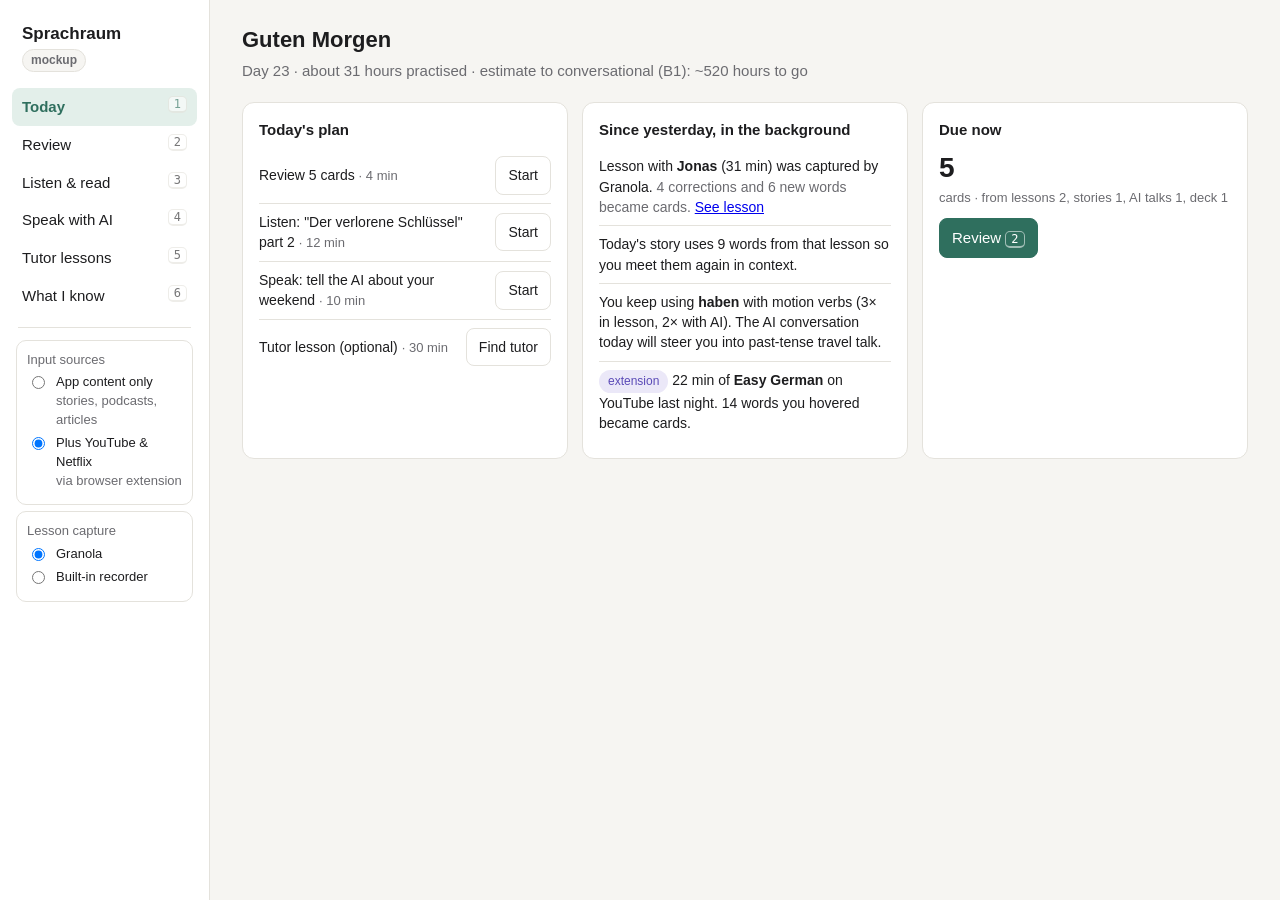
<file: mockup/index.html>
<!doctype html>
<html lang="en" data-theme="light">
<head>
<meta charset="utf-8">
<meta name="viewport" content="width=device-width, initial-scale=1">
<title>Sprachraum mockup</title>
<style>
:root{
  --bg:#f6f5f2; --panel:#ffffff; --ink:#1d1d1f; --muted:#6b6b70; --line:#e4e2dc;
  --accent:#2f6f5e; --accent-soft:#e3efea; --warn:#b5651d; --warn-soft:#f6eadf;
  --new:#c9e4ff; --learning:#fff1b8; --known:transparent; --bad:#b3261e; --bad-soft:#f8e1df;
  --ext:#5b4bb7; --ext-soft:#ebe8f8;
}
@media (prefers-color-scheme: dark){
  :root:not([data-theme="light"]){
    --bg:#17181a; --panel:#202124; --ink:#ececec; --muted:#9a9aa0; --line:#33343a;
    --accent:#6cc3a8; --accent-soft:#1f3a33; --warn:#e3a066; --warn-soft:#3a2b1d;
    --new:#1d3d5c; --learning:#4a4120; --bad:#f08b83; --bad-soft:#3d2321;
    --ext:#a99cf0; --ext-soft:#2b2747;
  }
}
*{box-sizing:border-box}
body{margin:0;background:var(--bg);color:var(--ink);font:15px/1.45 -apple-system,BlinkMacSystemFont,"Segoe UI",Inter,sans-serif}
.app{display:grid;grid-template-columns:210px 1fr;min-height:100vh}
nav{border-right:1px solid var(--line);padding:18px 12px;background:var(--panel)}
nav .brand{font-weight:700;font-size:17px;padding:4px 10px 16px}
nav button{display:flex;justify-content:space-between;width:100%;text-align:left;border:0;background:none;color:var(--ink);padding:8px 10px;border-radius:8px;font:inherit;cursor:pointer}
nav button:hover{background:var(--bg)}
nav button.on{background:var(--accent-soft);color:var(--accent);font-weight:600}
nav kbd{opacity:.6}
nav .sep{height:1px;background:var(--line);margin:12px 6px}
.mode{margin:6px 4px;padding:10px;border:1px solid var(--line);border-radius:10px;font-size:13px}
.mode label{display:flex;gap:8px;align-items:flex-start;cursor:pointer;margin:4px 0}
main{padding:24px 32px 60px;max-width:1100px}
h1{font-size:22px;margin:0 0 4px}
.sub{color:var(--muted);margin:0 0 20px}
.grid{display:grid;grid-template-columns:repeat(auto-fit,minmax(260px,1fr));gap:14px}
.card{background:var(--panel);border:1px solid var(--line);border-radius:12px;padding:16px}
.card h3{margin:0 0 8px;font-size:15px}
.big{font-size:28px;font-weight:700}
.muted{color:var(--muted)}
.small{font-size:13px}
.btn{border:1px solid var(--line);background:var(--panel);color:var(--ink);padding:8px 12px;border-radius:8px;font:inherit;cursor:pointer}
.btn:hover{border-color:var(--accent)}
.btn.primary{background:var(--accent);color:#fff;border-color:var(--accent)}
.btn.primary kbd{background:transparent;color:inherit;border-color:rgba(255,255,255,.55)}
.btn.ext{border-color:var(--ext);color:var(--ext)}
.row{display:flex;gap:10px;align-items:center;flex-wrap:wrap}
.tag{display:inline-block;font-size:12px;padding:2px 8px;border-radius:99px;background:var(--bg);border:1px solid var(--line);color:var(--muted)}
.tag.ext{background:var(--ext-soft);border-color:transparent;color:var(--ext)}
.tag.acc{background:var(--accent-soft);border-color:transparent;color:var(--accent)}
.tag.warn{background:var(--warn-soft);border-color:transparent;color:var(--warn)}
kbd{font:12px ui-monospace,Menlo,monospace;border:1px solid var(--line);border-bottom-width:2px;border-radius:5px;padding:0 5px;background:var(--panel)}
.feed{list-style:none;padding:0;margin:0}
.feed li{padding:8px 0;border-top:1px solid var(--line);font-size:14px}
.feed li:first-child{border-top:0}
.plan li{display:flex;justify-content:space-between;align-items:center;gap:10px}
.done{text-decoration:line-through;color:var(--muted)}
/* review */
.rev{max-width:640px;margin:20px auto;text-align:center}
.rev .front{font-size:26px;margin:30px 0 10px}
.rev .blank{border-bottom:2px solid var(--accent);padding:0 30px}
.rev .back{font-size:20px;margin:10px 0;color:var(--accent);min-height:30px}
.grades{display:flex;gap:8px;justify-content:center;margin-top:20px}
.grades .btn{min-width:110px}
.progressbar{height:6px;background:var(--line);border-radius:6px;overflow:hidden;margin:6px 0 0}
.progressbar div{height:100%;background:var(--accent)}
/* reader */
.tabs{display:flex;gap:6px;margin-bottom:14px;flex-wrap:wrap}
.tabs button{border:1px solid var(--line);background:var(--panel);color:var(--ink);border-radius:99px;padding:5px 12px;cursor:pointer;font:inherit;font-size:14px}
.tabs button.on{background:var(--ink);color:var(--bg)}
.items{display:grid;grid-template-columns:repeat(auto-fill,minmax(230px,1fr));gap:12px}
.item{cursor:pointer}
.item:hover{border-color:var(--accent)}
.thumb{height:90px;border-radius:8px;margin:-4px -4px 10px;display:flex;align-items:center;justify-content:center;font-size:30px;background:var(--bg)}
.reader{display:grid;grid-template-columns:1fr 280px;gap:16px}
.player{display:flex;align-items:center;gap:12px;margin-bottom:12px}
.video{aspect-ratio:16/9;background:#111;border-radius:10px;display:flex;align-items:center;justify-content:center;color:#888;margin-bottom:12px;font-size:14px}
.text p{font-size:19px;line-height:1.9;margin:0 0 6px;padding:4px 8px;border-radius:8px}
.text p.cur{background:var(--accent-soft)}
.w{cursor:pointer;border-radius:4px;padding:1px 1px}
.w.new{background:var(--new)}
.w.learning{background:var(--learning)}
.w:hover{outline:2px solid var(--accent)}
.legend span{display:inline-block;padding:0 6px;border-radius:4px;margin-right:6px}
.gloss{position:sticky;top:20px}
/* speak */
.chat{display:flex;flex-direction:column;gap:10px;max-height:58vh;overflow:auto;padding-right:6px}
.msg{max-width:78%;padding:10px 14px;border-radius:14px;font-size:16px}
.msg.ai{background:var(--panel);border:1px solid var(--line);align-self:flex-start}
.msg.me{background:var(--accent);color:#fff;align-self:flex-end}
.msg .fix{display:block;font-size:13px;margin-top:6px;color:var(--warn)}
.msg.me .err{text-decoration:underline wavy #ffd5a8}
.mic{width:64px;height:64px;border-radius:50%;border:0;background:var(--accent);color:#fff;font-size:24px;cursor:pointer}
.mic.rec{background:var(--bad);animation:pulse 1s infinite}
@keyframes pulse{50%{transform:scale(1.08)}}
.speak{display:grid;grid-template-columns:1fr 280px;gap:16px}
/* lessons */
.lesson{display:grid;grid-template-columns:1fr 320px;gap:16px}
.tline{font-size:15px;padding:6px 0;border-top:1px solid var(--line)}
.tline .who{display:inline-block;width:62px;color:var(--muted);font-weight:600}
.tline.me .who{color:var(--accent)}
.extract li{display:flex;justify-content:space-between;gap:8px;align-items:flex-start}
.undo{border:0;background:none;color:var(--muted);cursor:pointer;font-size:12px;text-decoration:underline}
table{width:100%;border-collapse:collapse;font-size:14px}
td,th{padding:7px 6px;border-top:1px solid var(--line);text-align:left}
th{color:var(--muted);font-weight:500;border-top:0}
.log{font:12.5px ui-monospace,Menlo,monospace;max-height:300px;overflow:auto}
.log div{padding:3px 0;border-top:1px dashed var(--line)}
.toast{position:fixed;bottom:20px;right:20px;background:var(--ink);color:var(--bg);padding:10px 14px;border-radius:10px;font-size:14px;opacity:0;transition:.2s;pointer-events:none;max-width:360px}
.toast.show{opacity:1}
.overlay{position:fixed;inset:0;background:rgba(0,0,0,.45);display:none;align-items:center;justify-content:center;z-index:5}
.overlay.show{display:flex}
.modal{background:var(--panel);border-radius:14px;padding:20px;width:min(460px,92vw)}
.tutor{display:flex;justify-content:space-between;align-items:center;padding:10px 0;border-top:1px solid var(--line)}
.note{border-left:3px solid var(--ext);padding:6px 10px;background:var(--ext-soft);border-radius:0 8px 8px 0;font-size:13px;margin:10px 0}
@media (max-width:820px){
  .app{grid-template-columns:1fr} nav{border-right:0;border-bottom:1px solid var(--line)}
  main{padding:16px} .reader,.speak,.lesson{grid-template-columns:1fr}
}
</style>
</head>
<body>
<div class="app">
<nav>
  <div class="brand">Sprachraum <span class="tag">mockup</span></div>
  <button data-view="today" class="on">Today <kbd>1</kbd></button>
  <button data-view="review">Review <kbd>2</kbd></button>
  <button data-view="input">Listen &amp; read <kbd>3</kbd></button>
  <button data-view="speak">Speak with AI <kbd>4</kbd></button>
  <button data-view="lessons">Tutor lessons <kbd>5</kbd></button>
  <button data-view="me">What I know <kbd>6</kbd></button>
  <div class="sep"></div>
  <div class="mode">
    <div class="muted small" style="margin-bottom:4px">Input sources</div>
    <label><input type="radio" name="mode" value="owned"> <span>App content only<br><span class="muted small">stories, podcasts, articles</span></span></label>
    <label><input type="radio" name="mode" value="ext" checked> <span>Plus YouTube &amp; Netflix<br><span class="muted small">via browser extension</span></span></label>
  </div>
  <div class="mode">
    <div class="muted small" style="margin-bottom:4px">Lesson capture</div>
    <label><input type="radio" name="cap" value="granola" checked> <span>Granola</span></label>
    <label><input type="radio" name="cap" value="builtin"> <span>Built-in recorder</span></label>
  </div>
</nav>
<main id="main"></main>
</div>

<div class="overlay" id="tutorOverlay">
  <div class="modal">
    <h3 style="margin:0 0 4px">German tutors free now</h3>
    <p class="muted small" style="margin:0 0 8px">Booked through italki Instant Lesson. The lesson is captured by <span id="capName">Granola</span> and lands in Tutor lessons when it ends.</p>
    <div class="tutor"><div><b>Jonas K.</b> · Berlin · conversation, corrects a lot<br><span class="muted small">€18 / 30 min · 412 lessons · you've had 3</span></div><div class="row"><button class="btn" data-brief="Jonas">Brief</button><button class="btn primary" data-book="Jonas">Start</button></div></div>
    <div class="tutor"><div><b>Miriam S.</b> · Vienna · patient with beginners<br><span class="muted small">€15 / 30 min · 1,208 lessons</span></div><div class="row"><button class="btn" data-brief="Miriam">Brief</button><button class="btn" data-book="Miriam">Start</button></div></div>
    <div class="tutor"><div><b>Felix W.</b> · Hamburg · exam prep, grammar<br><span class="muted small">€21 / 30 min · 233 lessons</span></div><div class="row"><button class="btn" data-brief="Felix">Brief</button><button class="btn" data-book="Felix">Start</button></div></div>
    <div class="row" style="justify-content:flex-end;margin-top:12px"><button class="btn" id="closeTutor">Close <kbd>Esc</kbd></button></div>
  </div>
</div>
<div class="overlay" id="briefOverlay">
  <div class="modal" style="width:min(560px,94vw)">
    <h3 style="margin:0 0 4px" id="briefTitle">Brief</h3>
    <p class="muted small" style="margin:0 0 8px">Written from your cards, errors and past lessons with this tutor. Edit it, then copy it into italki chat.</p>
    <textarea id="briefText" style="width:100%;height:260px;font-family:inherit;font-size:14px;line-height:1.5;padding:10px;border:1px solid var(--line);border-radius:8px;background:var(--bg);color:var(--ink)"></textarea>
    <div class="row" style="justify-content:flex-end;margin-top:10px"><button class="btn" id="closeBrief">Close <kbd>Esc</kbd></button><button class="btn primary" id="copyBrief">Copy <kbd>⌘↵</kbd></button></div>
  </div>
</div>
<div class="toast" id="toast"></div>

<script>
// ---------- fake shared database ----------
const DB = {
  mode: 'ext', cap: 'granola',
  log: [
    ['09 Nov 18:42','lesson','Lesson with Jonas captured (31 min, Granola)'],
    ['09 Nov 18:44','agent','Extracted 4 corrections, 6 new words from lesson'],
    ['09 Nov 18:44','card','+ card "bin gegangen" (from lesson)'],
    ['10 Nov 08:10','review','Reviewed 24 cards · 88% recalled'],
    ['10 Nov 08:25','input','Story "Der verlorene Schlüssel" · 412 words · 9 looked up'],
  ],
  words: {
    'Schlüssel':{g:'key',s:'learning',src:'story · 10 Nov',seen:5},
    'verloren':{g:'lost',s:'learning',src:'lesson · 9 Nov',seen:3},
    'gestern':{g:'yesterday',s:'known',src:'deck',seen:21},
    'Wohnung':{g:'flat, apartment',s:'learning',src:'lesson · 9 Nov',seen:4},
    'Nachbarin':{g:'neighbour (f.)',s:'new',src:'',seen:0},
    'klingeln':{g:'to ring (a bell)',s:'new',src:'',seen:0},
    'Hausmeister':{g:'caretaker, janitor',s:'new',src:'',seen:0},
    'leider':{g:'unfortunately',s:'known',src:'deck',seen:30},
    'überall':{g:'everywhere',s:'learning',src:'podcast · 7 Nov',seen:2},
    'gesucht':{g:'searched (past participle)',s:'learning',src:'story · 8 Nov',seen:3},
    'Jacke':{g:'jacket',s:'new',src:'',seen:0},
    'Tasche':{g:'pocket, bag',s:'learning',src:'deck',seen:4},
    'endlich':{g:'finally',s:'new',src:'',seen:0},
  },
  cards: [
    {front:'Ich ___ gestern ins Kino gegangen.', back:'bin', why:'From lesson with Jonas, 9 Nov — you said "habe gegangen". Motion verbs take sein.'},
    {front:'der ___ (key)', back:'Schlüssel', why:'From story "Der verlorene Schlüssel", 10 Nov — you looked it up twice.'},
    {front:'Ich wohne seit zwei Jahren in ___ Wohnung.', back:'dieser', why:'From AI conversation, 9 Nov — dative after "in" when there is no movement.'},
    {front:'___, ich habe keine Zeit. (unfortunately)', back:'Leider', why:'Top-1000 word, from frequency deck.'},
    {front:'Ü in "Tür" — say it, then compare', back:'🔊 /tyːɐ̯/ — round lips as for "u", tongue as for "i"', why:'Pronunciation drill. Lesson transcript showed "Tier" heard instead of "Tür" twice.'},
  ],
  cardIdx:0, revealed:false, reviewed:0,
  plan:[
    {t:'Review 5 cards',v:'review',m:'4 min',done:false},
    {t:'Listen: "Der verlorene Schlüssel" part 2',v:'input',m:'12 min',done:false},
    {t:'Speak: tell the AI about your weekend',v:'speak',m:'10 min',done:false},
    {t:'Tutor lesson (optional)',v:'tutor',m:'30 min',done:false},
  ],
};
const $ = s => document.querySelector(s);
const main = $('#main');
function now(){const d=new Date();return d.toLocaleDateString('en-GB',{day:'2-digit',month:'short'})+' '+d.toTimeString().slice(0,5)}
function log(kind,msg){DB.log.push([now(),kind,msg])}
function toast(msg){const t=$('#toast');t.textContent=msg;t.classList.add('show');clearTimeout(t._h);t._h=setTimeout(()=>t.classList.remove('show'),2600)}

// ---------- views ----------
const undone=new Set(); let selWord=null, view='today', inputTab='made', openItem=null, recording=false, chatStep=0, openLesson=null, playing=false, curPara=0;
const V = {};
const BRIEFS = {
  Jonas: `Hallo Jonas! Quick update since our lesson on 9 Nov:

- I've been drilling "sein" with motion verbs (bin gegangen, bin gefahren). I still slip about 1 time in 3. Could you get me talking about trips or my weekend so it comes up a lot?
- Noun genders are my most common mistake (das Popcorn last time). Please keep correcting them.
- New since last time: about 40 words, mostly from home and shopping (Schlüssel, Wohnung, Tasche).

Same as before: let me try to fix a mistake myself first, then say the correct version clearly once. I record with Granola for my flashcards, as we agreed. Danke!`,
  Miriam: `Hallo Miriam! I'm a beginner learning German from scratch (native Spanish, fluent English), about 600 words in.

How you can help me most:
1. Correct every mistake, even articles and endings.
2. Give me a moment to fix it myself first, then say the correct version clearly once.
3. Speak slowly, in simple German; English only when I'm stuck.
4. At the end, name 2–3 things to practise.

What I'm working on now: "sein" with motion verbs, word order after time phrases, noun genders.

I'd like to record our lesson with Granola, a note-taking app, so I can make flashcards from it. Only I see the transcript. Is that OK with you? Danke!`,
};
BRIEFS.Felix = BRIEFS.Miriam.replace('Hallo Miriam','Hallo Felix');


V.today = () => {
  const due = DB.cards.length - DB.cardIdx;
  return `
  <h1>Guten Morgen</h1>
  <p class="sub">Day 23 · about 31 hours practised · estimate to conversational (B1): ~520 hours to go</p>
  <div class="grid">
    <div class="card"><h3>Today's plan</h3>
      <ul class="feed plan">${DB.plan.map((p,i)=>`<li><span class="${p.done?'done':''}">${p.t} <span class="muted small">· ${p.m}</span></span><button class="btn small" data-go="${p.v}" data-plan="${i}">${p.v==='tutor'?'Find tutor':'Start'}</button></li>`).join('')}</ul>
    </div>
    <div class="card"><h3>Since yesterday, in the background</h3>
      <ul class="feed">
        <li>Lesson with <b>Jonas</b> (31 min) was captured by ${DB.cap==='granola'?'Granola':'the built-in recorder'}. <span class="muted">4 corrections and 6 new words became cards.</span> <a href="#" data-go="lessons">See lesson</a></li>
        <li>Today's story uses 9 words from that lesson so you meet them again in context.</li>
        <li>You keep using <b>haben</b> with motion verbs (3× in lesson, 2× with AI). The AI conversation today will steer you into past-tense travel talk.</li>
        ${DB.mode==='ext'?'<li><span class="tag ext">extension</span> 22 min of <b>Easy German</b> on YouTube last night. 14 words you hovered became cards.</li>':''}
      </ul>
    </div>
    <div class="card"><h3>Due now</h3>
      <div class="big">${due}</div><div class="muted small">cards · from lessons ${2}, stories ${1}, AI talks ${1}, deck ${1}</div>
      <div style="margin-top:10px"><button class="btn primary" data-go="review">Review <kbd>2</kbd></button></div>
    </div>
  </div>`;
};

V.review = () => {
  if (DB.cardIdx >= DB.cards.length) return `<div class="rev"><h1>All done for now</h1><p class="sub">${DB.reviewed} cards reviewed. Next ones are due this evening.</p><button class="btn primary" data-go="input">Go listen <kbd>3</kbd></button></div>`;
  const c = DB.cards[DB.cardIdx];
  const front = c.front.replace('___','<span class="blank">&nbsp;</span>');
  return `<div class="rev">
    <div class="muted small">Card ${DB.cardIdx+1} of ${DB.cards.length}</div>
    <div class="progressbar"><div style="width:${DB.cardIdx/DB.cards.length*100}%"></div></div>
    <div class="front">${front}</div>
    <div class="back">${DB.revealed?c.back:''}</div>
    ${DB.revealed?`<p class="muted small">${c.why}</p>
      <div class="grades">
        <button class="btn" data-grade="1">Again <kbd>1</kbd></button>
        <button class="btn" data-grade="2">Hard <kbd>2</kbd></button>
        <button class="btn primary" data-grade="3">Good <kbd>3</kbd></button>
        <button class="btn" data-grade="4">Easy <kbd>4</kbd></button>
      </div><p class="muted small">Space also counts as Good</p>`
    :`<button class="btn primary" data-reveal>Show answer <kbd>Space</kbd></button><p class="muted small">Say it out loud first</p>`}
  </div>`;
};

const ITEMS = {
  made:[
    {id:'story',icon:'🔑',t:'Der verlorene Schlüssel · part 2',m:'Story written for you · 4 min audio · 96% known words',kind:'audio'},
    {id:'dlg',icon:'☕',t:'Im Café bestellen',m:'Dialogue · uses 6 words from Jonas lesson · 3 min',kind:'audio'},
  ],
  pod:[
    {id:'pod1',icon:'🎙️',t:'Slow German #212 · Der Hausmeister',m:'Podcast via RSS · transcribed in app · 88% known',kind:'audio'},
    {id:'pod2',icon:'📰',t:'nachrichtenleicht · Wetter im November',m:'Article · easy news · 91% known',kind:'audio'},
  ],
  yt:[
    {id:'yt1',icon:'▶️',t:'Super Easy German · Shopping in Berlin',m:'YouTube · opens in Chrome · extension tracks words',kind:'ext'},
    {id:'yt2',icon:'▶️',t:'Nicos Weg A1 · Folge 14',m:'YouTube · 82% known',kind:'ext'},
  ],
  nf:[
    {id:'nf1',icon:'🎬',t:'Dark · S1E1',m:'Netflix · opens in Chrome · 64% known — hard',kind:'ext'},
    {id:'nf2',icon:'🎬',t:'How to Sell Drugs Online (Fast) · S1E1',m:'Netflix · 61% known — hard',kind:'ext'},
  ],
};
const YT_SUBS = [
  'Wo kaufst du am liebsten ein?',
  'Meistens im Supermarkt, aber am Samstag gehe ich auf den Markt.',
  'Da ist das Obst frischer und leider auch teurer.',
  'Ich habe heute eine Jacke gesucht, aber nichts gefunden.',
];
const STORY = [
  'Gestern habe ich meinen Schlüssel verloren.',
  'Ich habe überall gesucht: in der Jacke, in der Tasche, in der Wohnung.',
  'Leider war er nicht da. Dann hat die Nachbarin geklingelt.',
  'Sie hatte den Schlüssel im Hausmeister-Büro gefunden. Endlich!',
];
function wordSpan(raw){
  const clean = raw.replace(/[.,:!]/g,'');
  let key = Object.keys(DB.words).find(k=>clean.toLowerCase()===k.toLowerCase() || clean.startsWith(k) || (k==='klingeln'&&clean==='geklingelt'));
  if(!key) return raw;
  const w = DB.words[key];
  const cls = (w.s==='known'||w.s==='ignored')?'':w.s;
  return `<span class="w ${cls}" data-word="${key}">${raw}</span>`;
}
V.input = () => {
  if (openItem) return readerView();
  const tabs = [['made','Made for you'],['pod','Podcasts & articles']];
  if (DB.mode==='ext') tabs.push(['yt','YouTube'],['nf','Netflix']);
  if (!tabs.find(t=>t[0]===inputTab)) inputTab='made';
  return `<h1>Listen &amp; read</h1>
  <p class="sub">${(inputTab==='yt'||inputTab==='nf')?'Shows what share of the words you already know, so you can pick something you can follow.':'Everything here is picked or written so you know ~95% of the words.'} Words you meet are logged automatically.</p>
  <div class="tabs">${tabs.map(([k,l])=>`<button class="${k===inputTab?'on':''}" data-tab="${k}">${l}</button>`).join('')}</div>
  ${(inputTab==='yt'||inputTab==='nf')?`<div class="note">These open in Chrome. The extension shows dual subtitles, lets you click words, and writes everything you watch and look up into the same database as the rest of the app. If Netflix or YouTube change their pages, this part can break; everything else keeps working.</div>`:''}
  <div class="items">${ITEMS[inputTab].map(it=>`<div class="card item" data-open="${it.id}"><div class="thumb">${it.icon}</div><b>${it.t}</b><div class="muted small">${it.m}</div>${it.kind==='ext'?'<span class="tag ext" style="margin-top:6px">extension</span>':''}</div>`).join('')}</div>
  ${inputTab==='made'?`<div class="card" style="margin-top:14px"><h3>Make something new</h3><div class="row"><button class="btn" data-gen="story">Story about my week</button><button class="btn" data-gen="dlg">Dialogue at the doctor's</button><button class="btn" data-gen="lesson">Replay yesterday's lesson topics</button></div></div>`:''}`;
};
function readerView(){
  const all = Object.values(ITEMS).flat(); const it = all.find(i=>i.id===openItem);
  const isExt = it.kind==='ext';
  return `<div class="row" style="margin-bottom:10px"><button class="btn" data-back>← Library <kbd>Esc</kbd></button><b>${it.t}</b> ${isExt?'<span class="tag ext">extension · in Chrome</span>':''}</div>
  <div class="reader"><div>
    ${isExt?`<div class="video">▶ video plays here in Chrome — subtitles below are the extension overlay</div>`:
    `<div class="player"><button class="btn primary" data-play>${playing?'❚❚ Pause':'▶ Play'} <kbd>Space</kbd></button><span class="muted small">Sentence ${curPara+1}/${STORY.length} · <kbd>←</kbd><kbd>→</kbd> previous / next · speed 0.9×</span></div>`}
    <div class="legend small muted" style="margin-bottom:8px"><span style="background:var(--new)">new</span><span style="background:var(--learning)">learning</span>known words unmarked · click any word</div>
    <div class="text">${(isExt?YT_SUBS:STORY).map((s,i)=>`<p class="${i===curPara?'cur':''}">${s.split(' ').map(wordSpan).join(' ')}</p>`).join('')}</div>
  </div>
  <div class="card gloss" id="gloss">${selWord?(()=>{const w=DB.words[selWord.k];return `<h3>${selWord.k}</h3><div style="font-size:18px">${w.g}</div><p class="muted small">${w.s==='ignored'?'You chose not to track this word.':selWord.wasNew?'New → added as a card automatically.':`First met: ${w.src} · seen ${w.seen}×`}</p><button class="btn small" data-say>🔊 Hear it</button> ${w.s==='ignored'?'<span class="muted small">Not tracked</span>':'<button class="btn small" data-untrack>Don\'t track this word</button>'}`})():`<h3>Click a word</h3><p class="muted small">You'll see the meaning and where you met it before. New words you click become cards automatically — no button needed.</p>`}</div>
  </div>`;
}

const CHAT = [
  {ai:'Hallo! Was hast du am Wochenende gemacht?'},
  {me:'Am Samstag ich <span class="err">habe</span> nach Potsdam <span class="err">gefahrt</span>.', ai:'Fast! Zwei Kleinigkeiten — versuch es noch mal: „Am Samstag …"', fix:'Word order and one verb form. Try again before I tell you.'},
  {me:'Am Samstag bin ich nach Potsdam gefahren.', ai:'Perfekt! 👏 Und was hast du in Potsdam gemacht?', fix:'Self-corrected ✓ — logged as a win for "sein + motion verbs"'},
  {me:'Ich habe das Schloss gesehen. Es war sehr schön, aber leider war es kalt.', ai:'Schön! Welches Schloss — Sanssouci? Bist du mit dem Zug gefahren?'},
];
V.speak = () => {
  const shown = CHAT.slice(0, chatStep+1);
  return `<h1>Speak with AI</h1>
  <p class="sub">Topic picked from your errors: past tense with travel. It waits for you to fix mistakes yourself before giving the answer.</p>
  <div class="speak"><div>
    <div class="chat card" id="chat">${shown.map(m=>`${m.me?`<div class="msg me">${m.me}</div>`:''}${m.ai?`<div class="msg ai">${m.ai}${m.fix?`<span class="fix">${m.fix}</span>`:''}</div>`:''}`).join('')}</div>
    <div class="row" style="justify-content:center;margin-top:14px">
      <button class="mic ${recording?'rec':''}" id="mic">🎙</button>
      <span class="muted small">${chatStep>=CHAT.length-1?'End of mock conversation. <a href="#" data-resetchat>Start over</a>':'Hold <kbd>Space</kbd> or click to talk, release to send'}</span>
    </div>
  </div>
  <div class="card"><h3>Captured this session</h3>
    <ul class="feed small">
      ${chatStep>=1?'<li>Error: "habe … gefahren" → sein <span class="tag warn">repeat error</span></li><li>Error: word order after "Am Samstag"</li><li>Error: "gefahrt" → "gefahren"</li>':'<li class="muted">Nothing yet</li>'}
      ${chatStep>=2?'<li>Self-correction ✓ <span class="tag acc">win</span></li>':''}
      ${chatStep>=3?'<li>Used "leider" correctly → card pushed later</li><li>New word: Schloss → card</li>':''}
    </ul>
    <p class="muted small">Pronunciation: "schön" scored 71/100 — ö drifting to e. Drill added.</p>
  </div></div>`;
};

const LESSON_T = [
  ['Jonas','Und was hast du gestern gemacht?'],
  ['Du','Gestern ich habe ins Kino gegangen.'],
  ['Jonas','Gestern <b>bin</b> ich ins Kino gegangen — mit „gehen" nehmen wir „sein".'],
  ['Du','Ah, gestern bin ich ins Kino gegangen. Der Film war… wie sagt man „boring"?'],
  ['Jonas','Langweilig.'],
  ['Du','Der Film war langweilig, aber die Popcorn war gut.'],
  ['Jonas','<b>Das</b> Popcorn. 😊'],
];
V.lessons = () => {
  if (openLesson) return `<div class="row" style="margin-bottom:10px"><button class="btn" data-back>← Lessons <kbd>Esc</kbd></button><b>Jonas K. · 9 Nov · 31 min</b> <span class="tag">${DB.cap==='granola'?'captured by Granola':'built-in recorder'}</span></div>
  <div class="lesson"><div class="card"><h3>Transcript</h3>
    <p class="muted small">"Du" is your microphone, "Jonas" is the call audio, so speakers are separated without guessing.</p>
    ${LESSON_T.map(([s,t])=>`<div class="tline ${s==='Du'?'me':''}"><b class="who">${s}</b>${t}</div>`).join('')}
    <p class="muted small" style="margin-top:10px">… 24 more minutes</p></div>
  <div class="card"><h3>Added automatically</h3>
    <ul class="feed extract small">
      <li style="${undone.has('Card: "bin … gegangen" (sein + motion)')?'opacity:.4':''}"><span>Card: "bin … gegangen" (sein + motion)</span><button class="undo" data-undo="Card: &quot;bin … gegangen&quot; (sein + motion)">${undone.has('Card: "bin … gegangen" (sein + motion)')?'undone':'undo'}</button></li>
      <li style="${undone.has('Card: das Popcorn (gender)')?'opacity:.4':''}"><span>Card: das Popcorn (gender)</span><button class="undo" data-undo="Card: das Popcorn (gender)">${undone.has('Card: das Popcorn (gender)')?'undone':'undo'}</button></li>
      <li style="${undone.has('Word: langweilig')?'opacity:.4':''}"><span>Word: langweilig</span><button class="undo" data-undo="Word: langweilig">${undone.has('Word: langweilig')?'undone':'undo'}</button></li>
      <li style="${undone.has('Word: verloren, Wohnung, Nachbarin +3')?'opacity:.4':''}"><span>Word: verloren, Wohnung, Nachbarin +3</span><button class="undo" data-undo="Word: verloren, Wohnung, Nachbarin +3">${undone.has('Word: verloren, Wohnung, Nachbarin +3')?'undone':'undo'}</button></li>
      <li style="${undone.has('Pronunciation: Tür/Tier confusion ×2')?'opacity:.4':''}"><span>Pronunciation: Tür/Tier confusion ×2</span><button class="undo" data-undo="Pronunciation: Tür/Tier confusion ×2">${undone.has('Pronunciation: Tür/Tier confusion ×2')?'undone':'undo'}</button></li>
    </ul>
    <p class="muted small">Jonas asked about your weekend plans for next time. The AI will practise future tense with you before then.</p>
  </div></div>`;
  return `<h1>Tutor lessons</h1>
  <p class="sub">Lessons on italki are captured by ${DB.cap==='granola'?'Granola (mic and call audio kept apart)':'the built-in recorder'}. Nothing to copy: the transcript shows up here a few minutes after the call ends.</p>
  <div class="row" style="margin-bottom:14px"><button class="btn primary" data-tutor>Find a tutor now <kbd>T</kbd></button><span class="muted small">3 German tutors free right now</span></div>
  <div class="card"><table>
    <tr><th>Date</th><th>Tutor</th><th>Length</th><th>Added</th><th></th></tr>
    <tr><td>9 Nov</td><td>Jonas K.</td><td>31 min</td><td>4 corrections · 6 words</td><td><button class="btn" data-lesson="1">Open</button></td></tr>
    <tr><td>5 Nov</td><td>Jonas K.</td><td>30 min</td><td>6 corrections · 9 words</td><td><button class="btn" data-lesson="1">Open</button></td></tr>
    <tr><td>2 Nov</td><td>Miriam S.</td><td>29 min</td><td>3 corrections · 11 words</td><td><button class="btn" data-lesson="1">Open</button></td></tr>
  </table></div>`;
};

V.me = () => `<h1>What I know</h1>
  <p class="sub">One database behind every screen. Each surface writes events; the background agent reads all of them.</p>
  <div class="grid">
    <div class="card"><h3>Words</h3><div class="big">612</div><div class="muted small">known · 148 learning · 95% of everyday speech needs ~2,500</div><div class="progressbar"><div style="width:24%"></div></div></div>
    <div class="card"><h3>Recurring errors</h3><table>
      <tr><td>haben instead of sein with motion verbs</td><td><span class="tag warn">7×</span></td></tr>
      <tr><td>Word order after time phrase (verb second)</td><td><span class="tag warn">5×</span></td></tr>
      <tr><td>Noun gender (der/die/das)</td><td><span class="tag warn">9×</span></td></tr>
      <tr><td>ü / ö pronunciation</td><td><span class="tag warn">4×</span></td></tr></table></div>
    <div class="card"><h3>Where this week's practice came from</h3><table>
      <tr><td>Reviews</td><td>1 h 05</td></tr><tr><td>Stories &amp; podcasts</td><td>1 h 40</td></tr>
      ${DB.mode==='ext'?'<tr><td>YouTube / Netflix <span class="tag ext">ext</span></td><td>2 h 10</td></tr>':''}
      <tr><td>AI conversation</td><td>0 h 50</td></tr><tr><td>Tutor lessons</td><td>1 h 01</td></tr></table></div>
  </div>
  <div class="card" style="margin-top:14px"><h3>Event log (live — try other screens, then come back)</h3>
    <div class="log">${DB.log.slice().reverse().map(([t,k,m])=>`<div><span class="muted">${t}</span> <b>${k}</b> ${m}</div>`).join('')}</div></div>`;

// ---------- render + events ----------
function render(){
  main.innerHTML = V[view]();
  document.querySelectorAll('nav button[data-view]').forEach(b=>b.classList.toggle('on',b.dataset.view===view));
  const c=$('#chat'); if(c) c.scrollTop=c.scrollHeight;
}
function go(v){ if(v==='tutor'){openTutor();return} view=v; openItem=null; openLesson=null; render(); }
function openTutor(){ $('#capName').textContent = DB.cap==='granola'?'Granola':'the built-in recorder'; $('#tutorOverlay').classList.add('show'); }
function copyBrief(){ const v=$('#briefText').value; (navigator.clipboard?navigator.clipboard.writeText(v):Promise.reject()).catch(()=>{$('#briefText').select();document.execCommand('copy')}); $('#briefOverlay').classList.remove('show'); toast('Brief copied. Paste it in the italki chat.'); log('lesson','Copied brief for '+$('#briefTitle').textContent.replace('Brief for ','')); }
function closeTutor(){ $('#tutorOverlay').classList.remove('show'); }
function grade(g){
  const c=DB.cards[DB.cardIdx]; const names={1:'Again',2:'Hard',3:'Good',4:'Easy'};
  log('review',`"${c.back}" graded ${names[g]}`); DB.cardIdx++; DB.reviewed++; DB.revealed=false;
  if(DB.cardIdx>=DB.cards.length) DB.plan[0].done=true;
  render();
}
function speakStep(){
  if(chatStep>=CHAT.length-1) return;
  chatStep++; const m=CHAT[chatStep];
  log('speak',`You said: "${m.me.replace(/<[^>]+>/g,'')}"`);
  if(chatStep===1) log('card','+ card "bin gefahren" (from AI talk)');
  if(chatStep===3){DB.plan[2].done=true; log('card','+ card "das Schloss" (from AI talk)')}
  render();
}
document.addEventListener('click', e=>{
  const t=e.target.closest('[data-view],[data-go],[data-reveal],[data-grade],[data-tab],[data-open],[data-back],[data-word],[data-play],[data-gen],[data-lesson],[data-undo],[data-tutor],[data-book],[data-say],[data-untrack],[data-brief],#closeBrief,#copyBrief,#closeTutor,#mic,[data-resetchat]');
  if(!t) { if(e.target.id==='tutorOverlay') closeTutor(); return; }
  if(t.tagName==='A') e.preventDefault();
  const d=t.dataset;
  if(d.view) go(d.view);
  else if(d.go){ go(d.go); }
  else if('reveal' in d){ DB.revealed=true; render(); }
  else if(d.grade) grade(+d.grade);
  else if(d.tab){ inputTab=d.tab; render(); }
  else if(d.open){ openItem=d.open; curPara=0; selWord=null; playing=false;
    const it=Object.values(ITEMS).flat().find(i=>i.id===d.open);
    log('input', `Opened "${it.t}"${it.kind==='ext'?' (in Chrome via extension)':''}`); render(); }
  else if('back' in d){ openItem=null; openLesson=null; render(); }
  else if(d.word){ const w=DB.words[d.word];
    const wasNew = w.s==='new'; if(wasNew){w.s='learning'; w.src='this text · just now'; log('card',`+ card "${d.word}" (clicked while reading)`)}
    w.seen++; selWord={k:d.word,wasNew}; render(); }
  else if('untrack' in d){ DB.words[selWord.k].s='ignored'; log('agent',`Stopped tracking "${selWord.k}"`); toast('Removed. The agent will stop tracking it.'); render(); }
  else if('say' in d){ toast('🔊 plays the word (mock)'); }
  else if('play' in d){ playing=!playing; if(playing){DB.plan[1].done = DB.plan[1].done || false} render(); }
  else if(d.gen){ toast('Writing a story at your level with words due for review… (mock)'); log('input',`Generated new ${d.gen}`); }
  else if(d.lesson){ openLesson=d.lesson; render(); }
  else if('undo' in d){ undone.add(t.dataset.undo); toast('Removed from your cards.'); log('agent',`Undid extracted item: ${t.dataset.undo}`); render(); }
  else if('tutor' in d) openTutor();
  else if(d.book){ closeTutor(); toast(`Opening italki classroom with ${d.book}… ${DB.cap==='granola'?'Granola':'Recorder'} starts capturing.`); log('lesson',`Started instant lesson with ${d.book}`); DB.plan[3].done=true; }
  else if(t.id==='closeTutor') closeTutor();
  else if(d.brief){ $('#briefTitle').textContent='Brief for '+d.brief; $('#briefText').value=BRIEFS[d.brief]; $('#briefOverlay').classList.add('show'); }
  else if(t.id==='closeBrief') $('#briefOverlay').classList.remove('show');
  else if(t.id==='copyBrief'){ copyBrief(); }
  else if(t.id==='mic'){ speakStep(); }
  else if('resetchat' in d){ chatStep=0; render(); }
});
document.querySelectorAll('input[name=mode]').forEach(r=>r.addEventListener('change',()=>{r.blur(); DB.mode=r.value; log('settings', r.value==='ext'?'Enabled YouTube & Netflix extension':'App content only'); if(view==='input'){openItem=null} render(); toast(r.value==='ext'?'YouTube and Netflix tabs added to Listen & read':'Showing app content only');}));
document.querySelectorAll('input[name=cap]').forEach(r=>r.addEventListener('change',()=>{r.blur(); DB.cap=r.value; log('settings','Lesson capture: '+r.value); render(); toast('Lesson capture: '+(r.value==='granola'?'Granola':'built-in recorder'));}));

document.addEventListener('keydown', e=>{
  if($('#briefOverlay').classList.contains('show')){ if(e.key==='Escape') $('#briefOverlay').classList.remove('show'); if(e.key==='Enter'&&(e.metaKey||e.ctrlKey)){e.preventDefault(); copyBrief();} return; }
  if(e.target.matches('input[type=text],textarea')) return;
  if($('#tutorOverlay').classList.contains('show')){ if(e.key==='Escape') closeTutor(); return; }
  if(e.key==='Escape' && (openItem||openLesson)){ openItem=null; openLesson=null; render(); return; }
  if(view==='review' && DB.cardIdx<DB.cards.length){
    if(e.code==='Space'){ e.preventDefault(); if(!DB.revealed){DB.revealed=true; render()} else grade(3); return; }
    if(['1','2','3','4'].includes(e.key)){ if(DB.revealed) grade(+e.key); return; }
  }
  if(view==='input' && openItem){
    if(e.code==='Space'){ e.preventDefault(); playing=!playing; render(); return; }
    if(e.key==='ArrowRight'){ curPara=Math.min(STORY.length-1,curPara+1); if(curPara===STORY.length-1){DB.plan[1].done=true; log('input','Finished story · 4 new words met')} render(); return; }
    if(e.key==='ArrowLeft'){ curPara=Math.max(0,curPara-1); render(); return; }
  }
  if(view==='speak' && e.code==='Space'){ e.preventDefault(); if(!e.repeat && !recording){recording=true; render()} return; }
  if(view==='lessons' && (e.key==='t'||e.key==='T')){ openTutor(); return; }
  const map={'1':'today','2':'review','3':'input','4':'speak','5':'lessons','6':'me'};
  if(map[e.key]) go(map[e.key]);
});
document.addEventListener('keyup', e=>{
  if(view==='speak' && e.code==='Space' && recording){ recording=false; speakStep(); }
});
render();
</script>
</body>
</html>
</file>
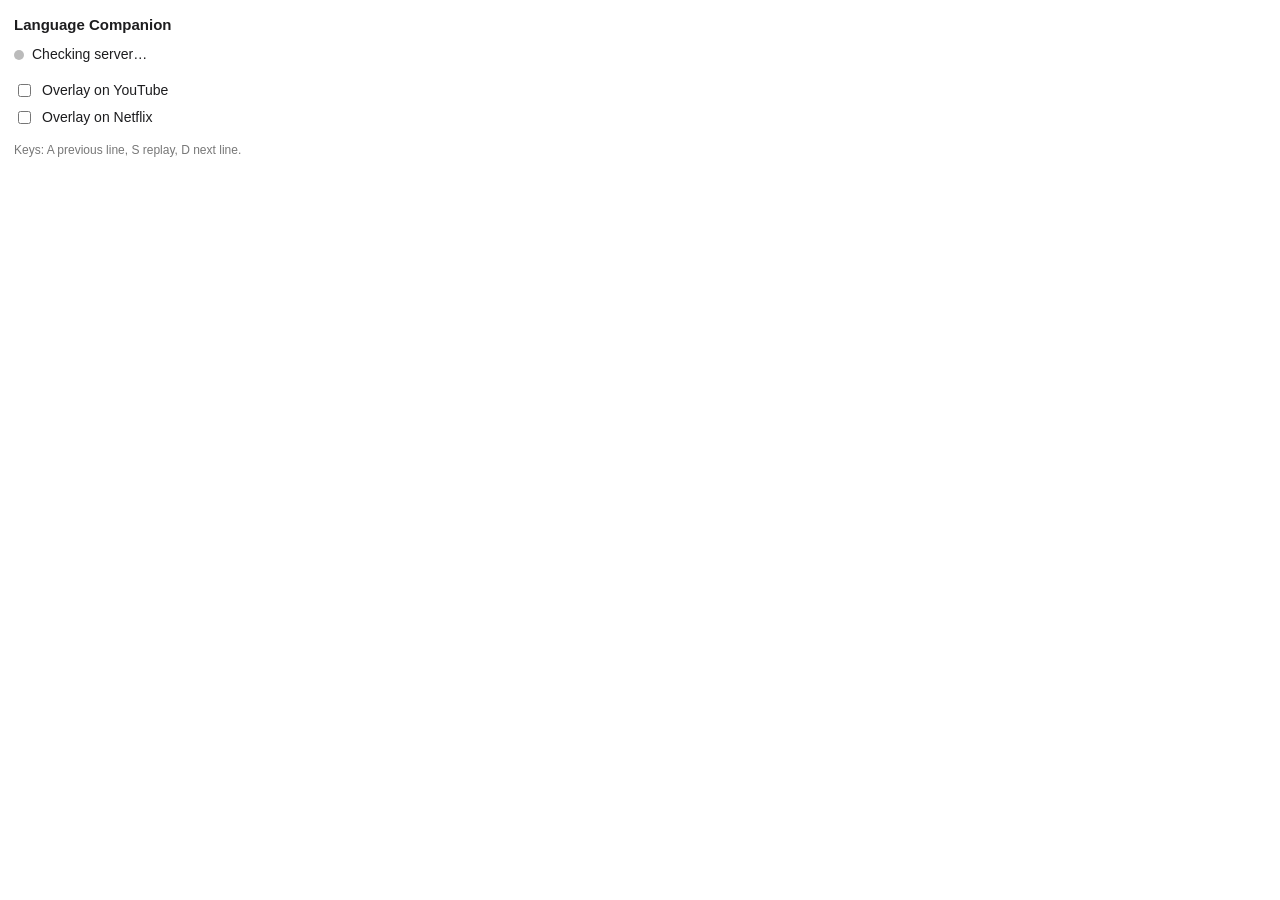
<file: extension/popup.html>
<!doctype html>
<html>
<head>
  <meta charset="utf-8">
  <style>
    body { width: 240px; margin: 0; padding: 14px; font: 14px/1.4 -apple-system, BlinkMacSystemFont, "Segoe UI", Roboto, sans-serif; color: #1d1d1f; background: #fff; }
    h1 { font-size: 15px; margin: 0 0 10px; }
    .server { display: flex; align-items: center; gap: 8px; margin-bottom: 12px; }
    .dot { width: 10px; height: 10px; border-radius: 50%; background: #bbb; }
    .dot.ok { background: #34a853; }
    .dot.down { background: #ea4335; }
    label { display: flex; align-items: center; gap: 8px; padding: 4px 0; cursor: pointer; }
    .hint { color: #777; font-size: 12px; margin-top: 10px; }
  </style>
</head>
<body>
  <h1>Language Companion</h1>
  <div class="server"><span class="dot" id="dot"></span><span id="server">Checking server…</span></div>
  <label><input type="checkbox" id="youtube"> Overlay on YouTube</label>
  <label><input type="checkbox" id="netflix"> Overlay on Netflix</label>
  <div class="hint">Keys: A previous line, S replay, D next line.</div>
  <script src="popup.js"></script>
</body>
</html>
</file>
